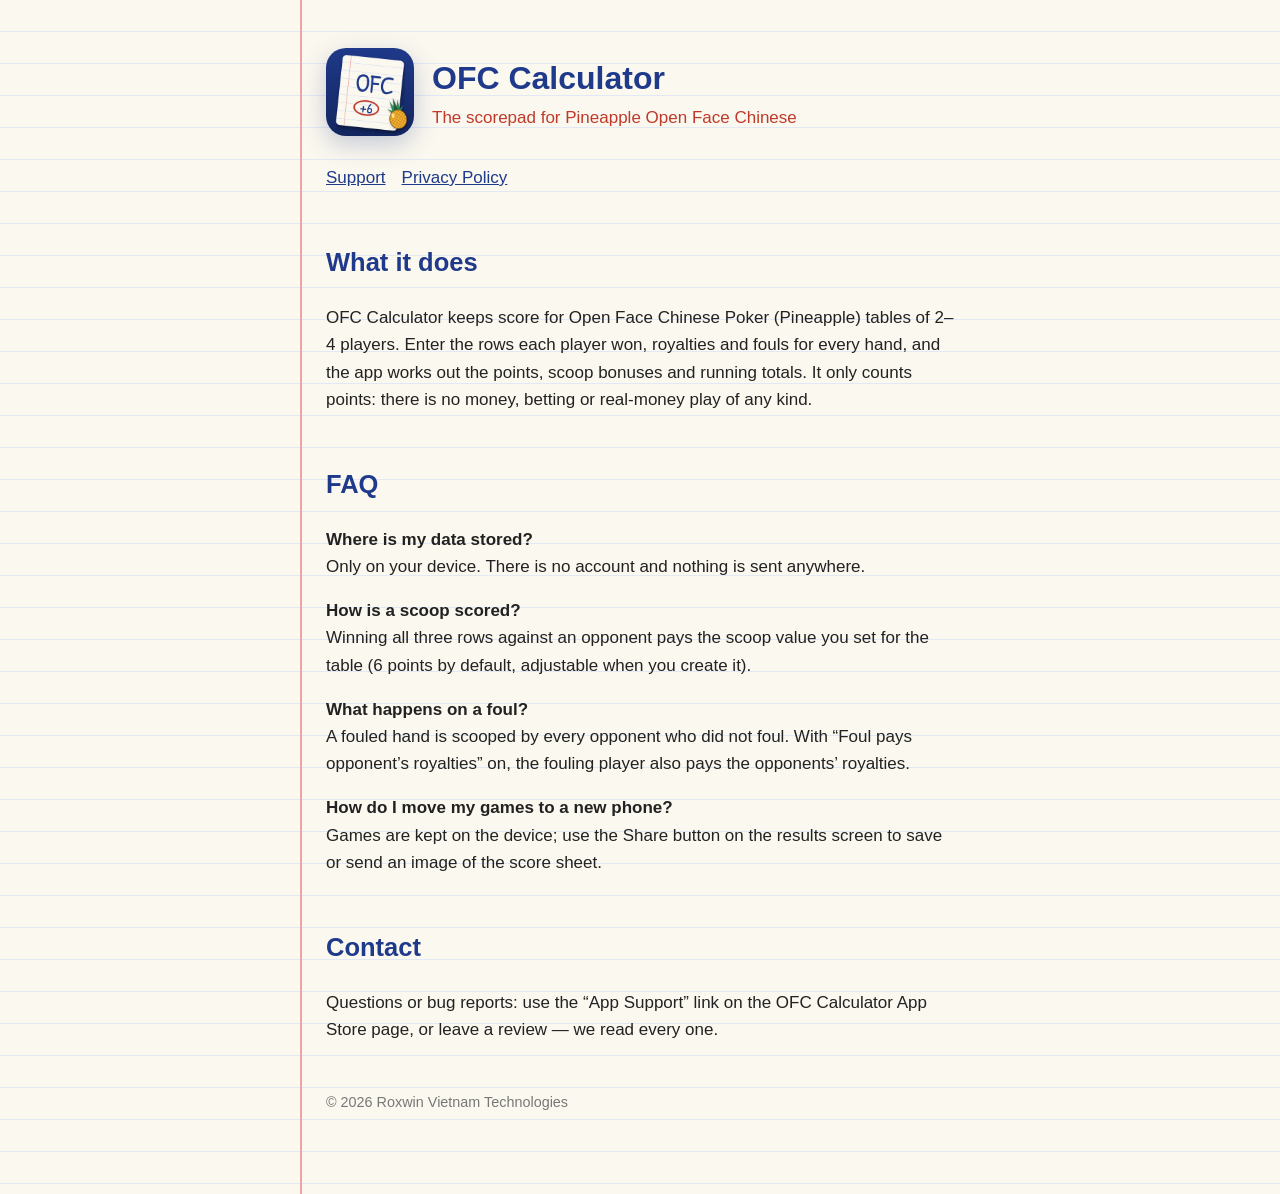
<file: index.html>
<!doctype html><html lang="en"><head><meta charset="utf-8"><meta name="viewport" content="width=device-width,initial-scale=1">
<title>OFC Calculator – Support</title><link rel="stylesheet" href="style.css"></head><body><main>
<header><img src="icon.png" alt="OFC Calculator icon" width="88" height="88"><div><h1>OFC Calculator</h1><p class="tag">The scorepad for Pineapple Open Face Chinese</p></div></header>
<nav aria-label="Pages"><a href="index.html">Support</a><a href="privacy.html">Privacy Policy</a></nav>
<section aria-labelledby="about"><h2 id="about">What it does</h2>
<p>OFC Calculator keeps score for Open Face Chinese Poker (Pineapple) tables of 2–4 players. Enter the rows each player won, royalties and fouls for every hand, and the app works out the points, scoop bonuses and running totals. It only counts points: there is no money, betting or real-money play of any kind.</p></section>
<section aria-labelledby="faq"><h2 id="faq">FAQ</h2>
<p><strong>Where is my data stored?</strong><br>Only on your device. There is no account and nothing is sent anywhere.</p>
<p><strong>How is a scoop scored?</strong><br>Winning all three rows against an opponent pays the scoop value you set for the table (6 points by default, adjustable when you create it).</p>
<p><strong>What happens on a foul?</strong><br>A fouled hand is scooped by every opponent who did not foul. With “Foul pays opponent’s royalties” on, the fouling player also pays the opponents’ royalties.</p>
<p><strong>How do I move my games to a new phone?</strong><br>Games are kept on the device; use the Share button on the results screen to save or send an image of the score sheet.</p></section>
<section aria-labelledby="contact"><h2 id="contact">Contact</h2>
<p>Questions or bug reports: use the “App Support” link on the OFC Calculator App Store page, or leave a review — we read every one.</p></section>
<footer>© 2026 Roxwin Vietnam Technologies</footer></main></body></html>
</file>
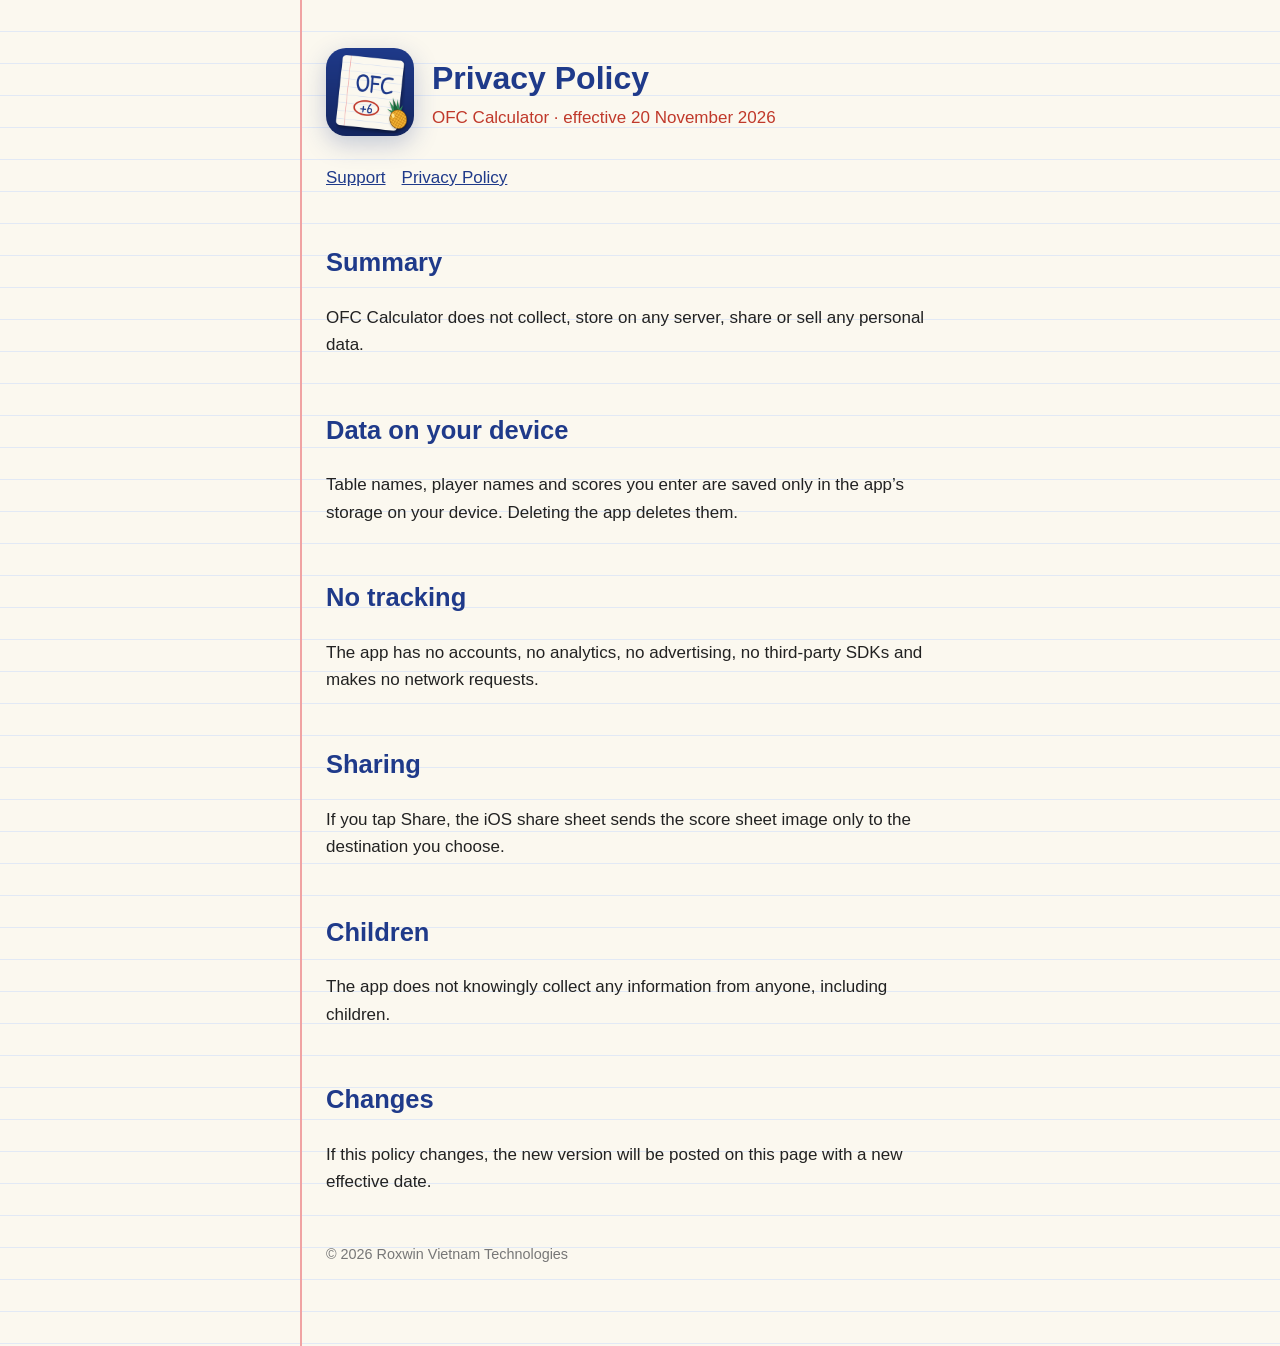
<file: privacy.html>
<!doctype html><html lang="en"><head><meta charset="utf-8"><meta name="viewport" content="width=device-width,initial-scale=1">
<title>OFC Calculator – Privacy Policy</title><link rel="stylesheet" href="style.css"></head><body><main>
<header><img src="icon.png" alt="OFC Calculator icon" width="88" height="88"><div><h1>Privacy Policy</h1><p class="tag">OFC Calculator · effective 20 November 2026</p></div></header>
<nav aria-label="Pages"><a href="index.html">Support</a><a href="privacy.html">Privacy Policy</a></nav>
<h2>Summary</h2><p>OFC Calculator does not collect, store on any server, share or sell any personal data.</p>
<h2>Data on your device</h2><p>Table names, player names and scores you enter are saved only in the app’s storage on your device. Deleting the app deletes them.</p>
<h2>No tracking</h2><p>The app has no accounts, no analytics, no advertising, no third-party SDKs and makes no network requests.</p>
<h2>Sharing</h2><p>If you tap Share, the iOS share sheet sends the score sheet image only to the destination you choose.</p>
<h2>Children</h2><p>The app does not knowingly collect any information from anyone, including children.</p>
<h2>Changes</h2><p>If this policy changes, the new version will be posted on this page with a new effective date.</p>
<footer>© 2026 Roxwin Vietnam Technologies</footer></main></body></html>
</file>
<file: style.css>
:root{--sheet:#fbf8ef;--ink:#1f3a8a;--red:#c0392b;--text:#222;--rule:#e2e9f5}
*{box-sizing:border-box}
body{margin:0;background:var(--sheet) repeating-linear-gradient(transparent 0 31px,var(--rule) 31px 32px);color:var(--text);font:17px/1.6 -apple-system,BlinkMacSystemFont,"Segoe UI",sans-serif}
main{max-width:680px;margin:0 auto;padding:48px 24px 80px;border-left:2px solid #f0a3a3}
header{display:flex;gap:18px;align-items:center;margin-bottom:28px}
header img{width:88px;height:88px;border-radius:20px;box-shadow:0 8px 24px rgba(31,58,138,.25)}
h1{margin:0;color:var(--ink);font-size:2rem}
h2{color:var(--ink);margin-top:2em}
.tag{color:var(--red);margin:0}
a{color:var(--ink)}
nav a{margin-right:16px}
footer{margin-top:48px;color:#777;font-size:.9rem}
</file>
